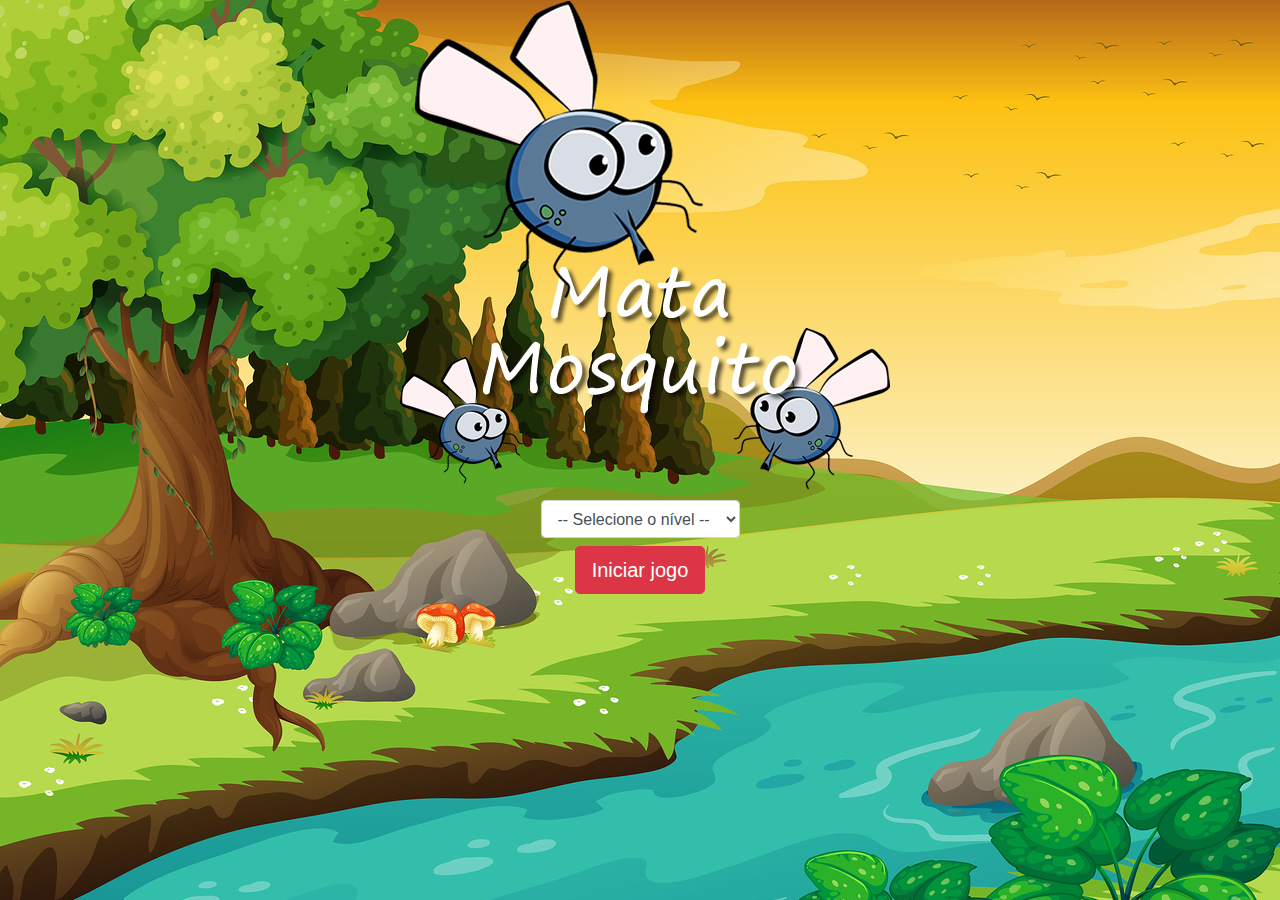
<file: index.html>
<!DOCTYPE html>
<html>
<head>
	<title></title>
	<meta charset="utf-8">
	<link rel="stylesheet" href="https://stackpath.bootstrapcdn.com/bootstrap/4.3.1/css/bootstrap.min.css" integrity="sha384-ggOyR0iXCbMQv3Xipma34MD+dH/1fQ784/j6cY/iJTQUOhcWr7x9JvoRxT2MZw1T" crossorigin="anonymous">

	<link rel="stylesheet" href="estilo.css">
	<script>
		function iniciarJogo() {
			var nivel = document.getElementById('nivel').value

			if(nivel === '') {
				alert('Selecione um nível para iniciar o jogo')
				return false	
			}
			
			window.location.href = "app.html?" + nivel

		}
	</script>

</head>
<body>

	<div class="container">
		<div class="row">
			<div class="col">
				<div class="d-flex justify-content-center">
					<img src="imagens/game.png">
				</div>				
			</div>
		</div>

		<div class="row">
			<div class="col">
				<div class="d-flex justify-content-center">
					<div class="mb-2">
						<select class="form-control" id="nivel">
							<option value="">-- Selecione o nível --</option>
							<option value="normal">Normal</option>
							<option value="dificil">Dificil</option>
							<option value="chucknorris">Chucknorris</option>
						</select>
					</div>			
				</div>
			</div>
		</div>

		<div class="row">
			<div class="col">
				<div class="d-flex justify-content-center">
					<button type="button" class="btn btn-danger btn-lg" onclick="iniciarJogo()">Iniciar jogo</button>
				</div>				
			</div>
		</div>
	</div>


</body>
</html>
</file>
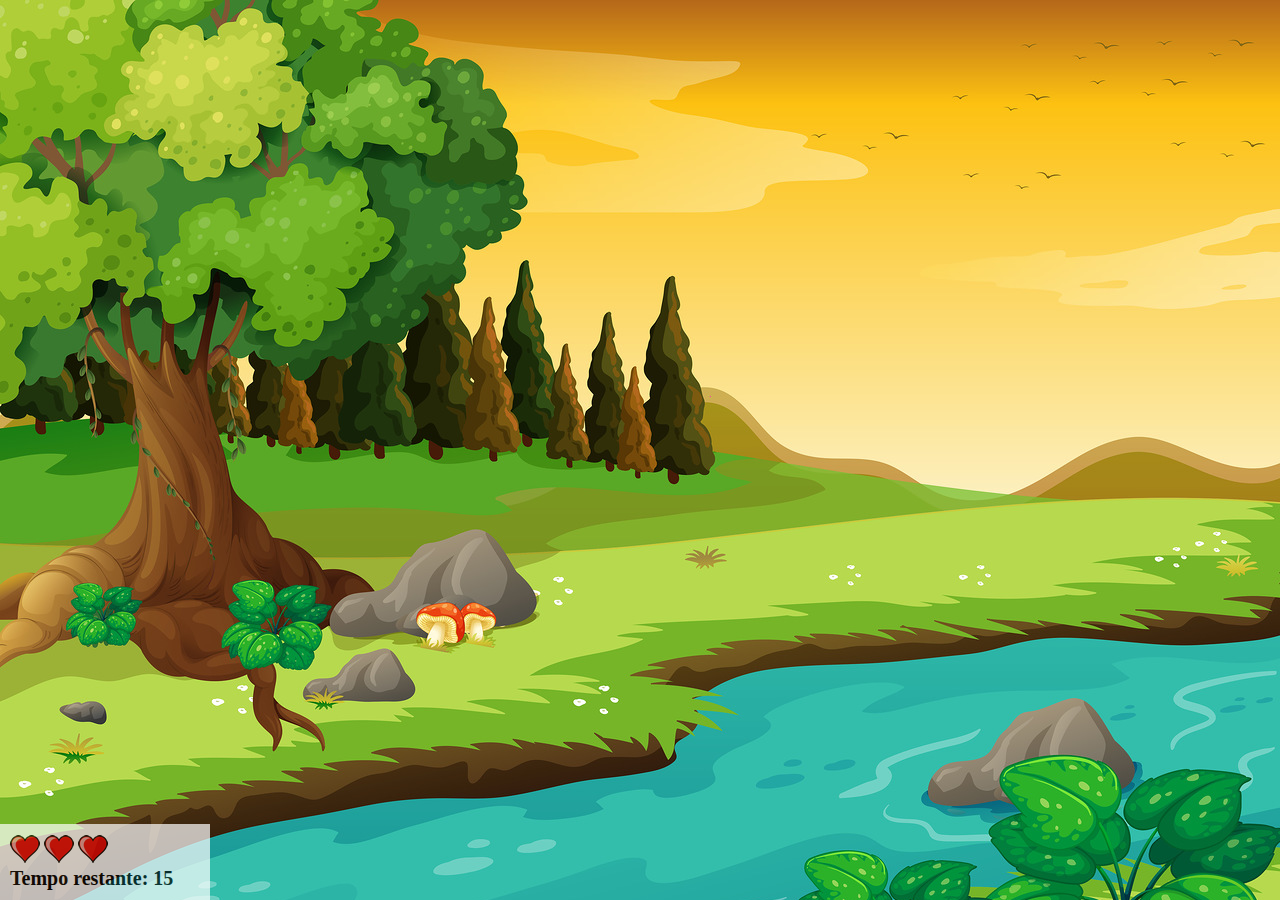
<file: app.html>
<!DOCTYPE html>
<html>
	<head>
		<title></title>
		<meta charset="utf-8">

		<link rel="stylesheet" href="estilo.css">
		<script src="jogo-logica.js"></script>

	</head>
	<body onresize="ajustaTamanhoPalcoJogo()">

		<div class="painel">
			<div class="vidas">
				<img id="v1" src="imagens/coracao_cheio.png">
				<img id="v2" src="imagens/coracao_cheio.png">
				<img id="v3" src="imagens/coracao_cheio.png">
			</div>

			<div class="cronometro">
				Tempo restante: <span id="cronometro"></span>
			</div>
		</div>

		<script>
			//pode associar a acao dinamica e lancar um valor atualizado no cronometro
			document.getElementById('cronometro').innerHTML = tempo

			var criaMosca = setInterval(function() {
				posicaoRandomica()
			}, criaMosquitoTempo)

		</script>
	</body>
</html>
</file>
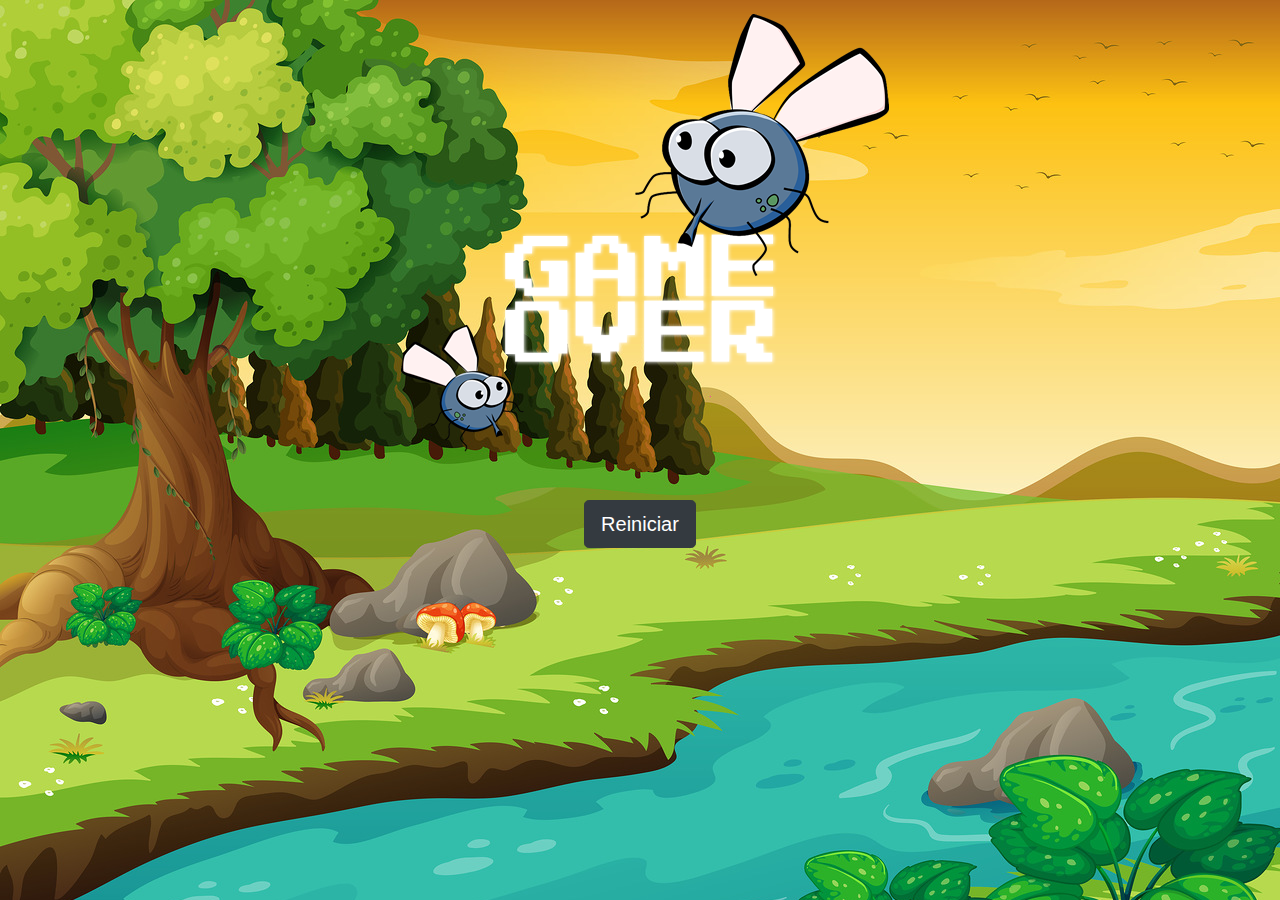
<file: fim_de_jogo.html>
<!DOCTYPE html>
<html>
<head>
	<title></title>
	<meta charset="utf-8">
	<link rel="stylesheet" href="https://stackpath.bootstrapcdn.com/bootstrap/4.3.1/css/bootstrap.min.css" integrity="sha384-ggOyR0iXCbMQv3Xipma34MD+dH/1fQ784/j6cY/iJTQUOhcWr7x9JvoRxT2MZw1T" crossorigin="anonymous">

	<link rel="stylesheet" href="estilo.css">


</head>
<body>

	<div class="container">
		<div class="row">
			<div class="col">
				<div class="d-flex justify-content-center">
					<img src="imagens/game_over.png">
				</div>				
			</div>
		</div>

		<div class="row">
			<div class="col">
				<div class="d-flex justify-content-center">
					<button type="button" class="btn btn-dark btn-lg" onclick="window.location.href = 'index.html' ">Reiniciar</button>
				</div>				
			</div>
		</div>
	</div>


</body>
</html>
</file>
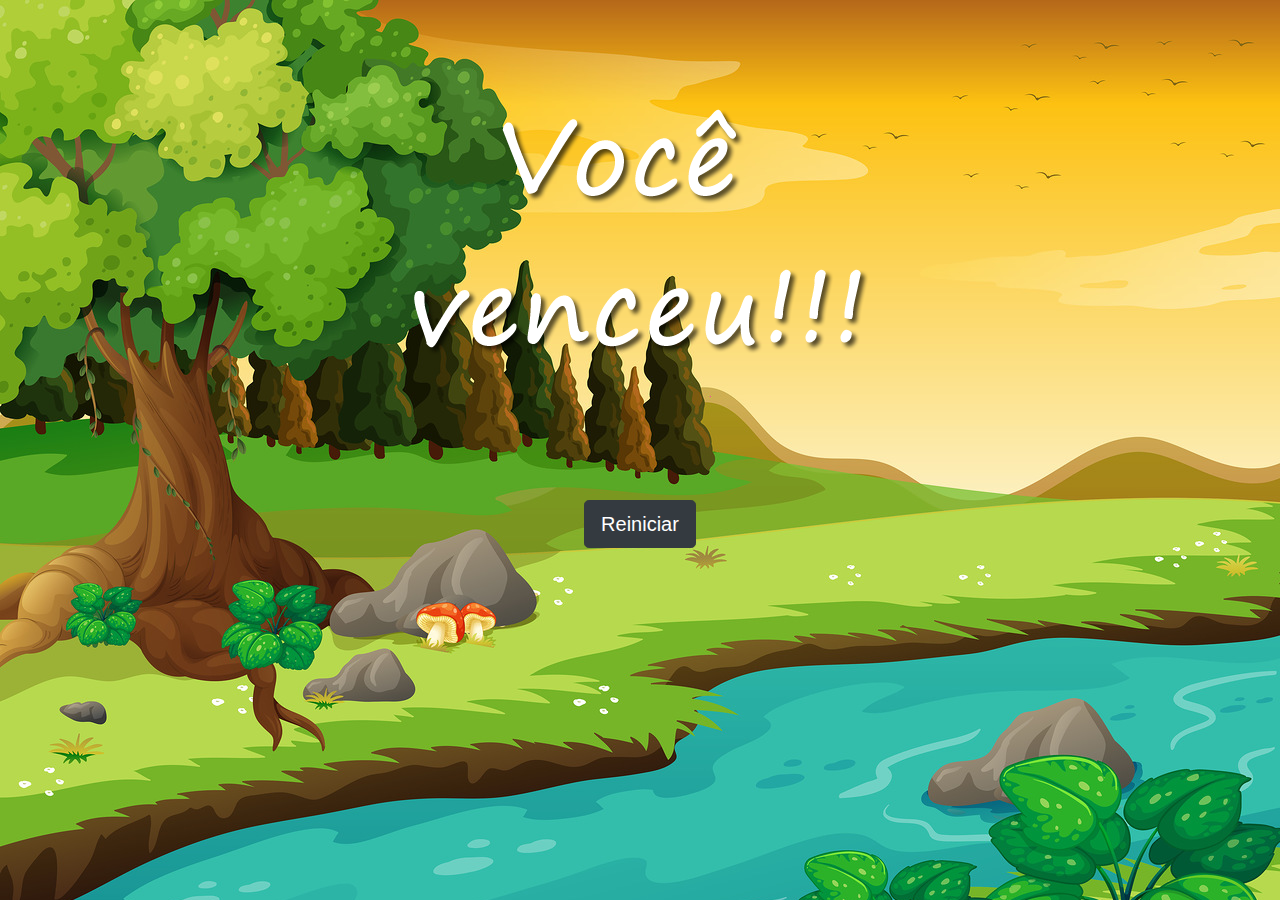
<file: vitoria.html>
<!DOCTYPE html>
<html>
<head>
	<title></title>
	<meta charset="utf-8">
	<link rel="stylesheet" href="https://stackpath.bootstrapcdn.com/bootstrap/4.3.1/css/bootstrap.min.css" integrity="sha384-ggOyR0iXCbMQv3Xipma34MD+dH/1fQ784/j6cY/iJTQUOhcWr7x9JvoRxT2MZw1T" crossorigin="anonymous">

	<link rel="stylesheet" href="estilo.css">


</head>
<body>

	<div class="container">
		<div class="row">
			<div class="col">
				<div class="d-flex justify-content-center">
					<img src="imagens/vitoria.png">
				</div>				
			</div>
		</div>

		<div class="row">
			<div class="col">
				<div class="d-flex justify-content-center">
					<button type="button" class="btn btn-dark btn-lg" onclick="window.location.href = 'index.html' ">Reiniciar</button>
				</div>				
			</div>
		</div>
	</div>


</body>
</html>
</file>
<file: estilo.css>
html {
	cursor: url(imagens/mata_mosca.png) 30 30, auto;
}

body {
	background-image: url(imagens/bg.jpg);
	background-repeat: no-repeat;
	background-position: fixed ;

}

.painel {
	position: absolute;
	width: 190px;
	padding: 10px;
	left: 0px;
	bottom: 0px;
	border-top: solid 1px #fff;
	background-color: #fff;
	opacity: 0.7 /*colocando 30% de opacidade */
}

.vidas {
	float: left;
}

.cronometro {
	float: left;
	font-size: 20px;
	font-weight: bold;
}

.mosquito1 {
	width: 50px;
	height: 50px;
}

.mosquito2 {
	width: 70px;
	height: 70px;
}

.mosquito3 {
	width: 90px;
	height: 90px;
}

.ladoA {
	transform: scaleX(1);
}

.ladoB {
	transform: scaleX(-1);
}
</file>
